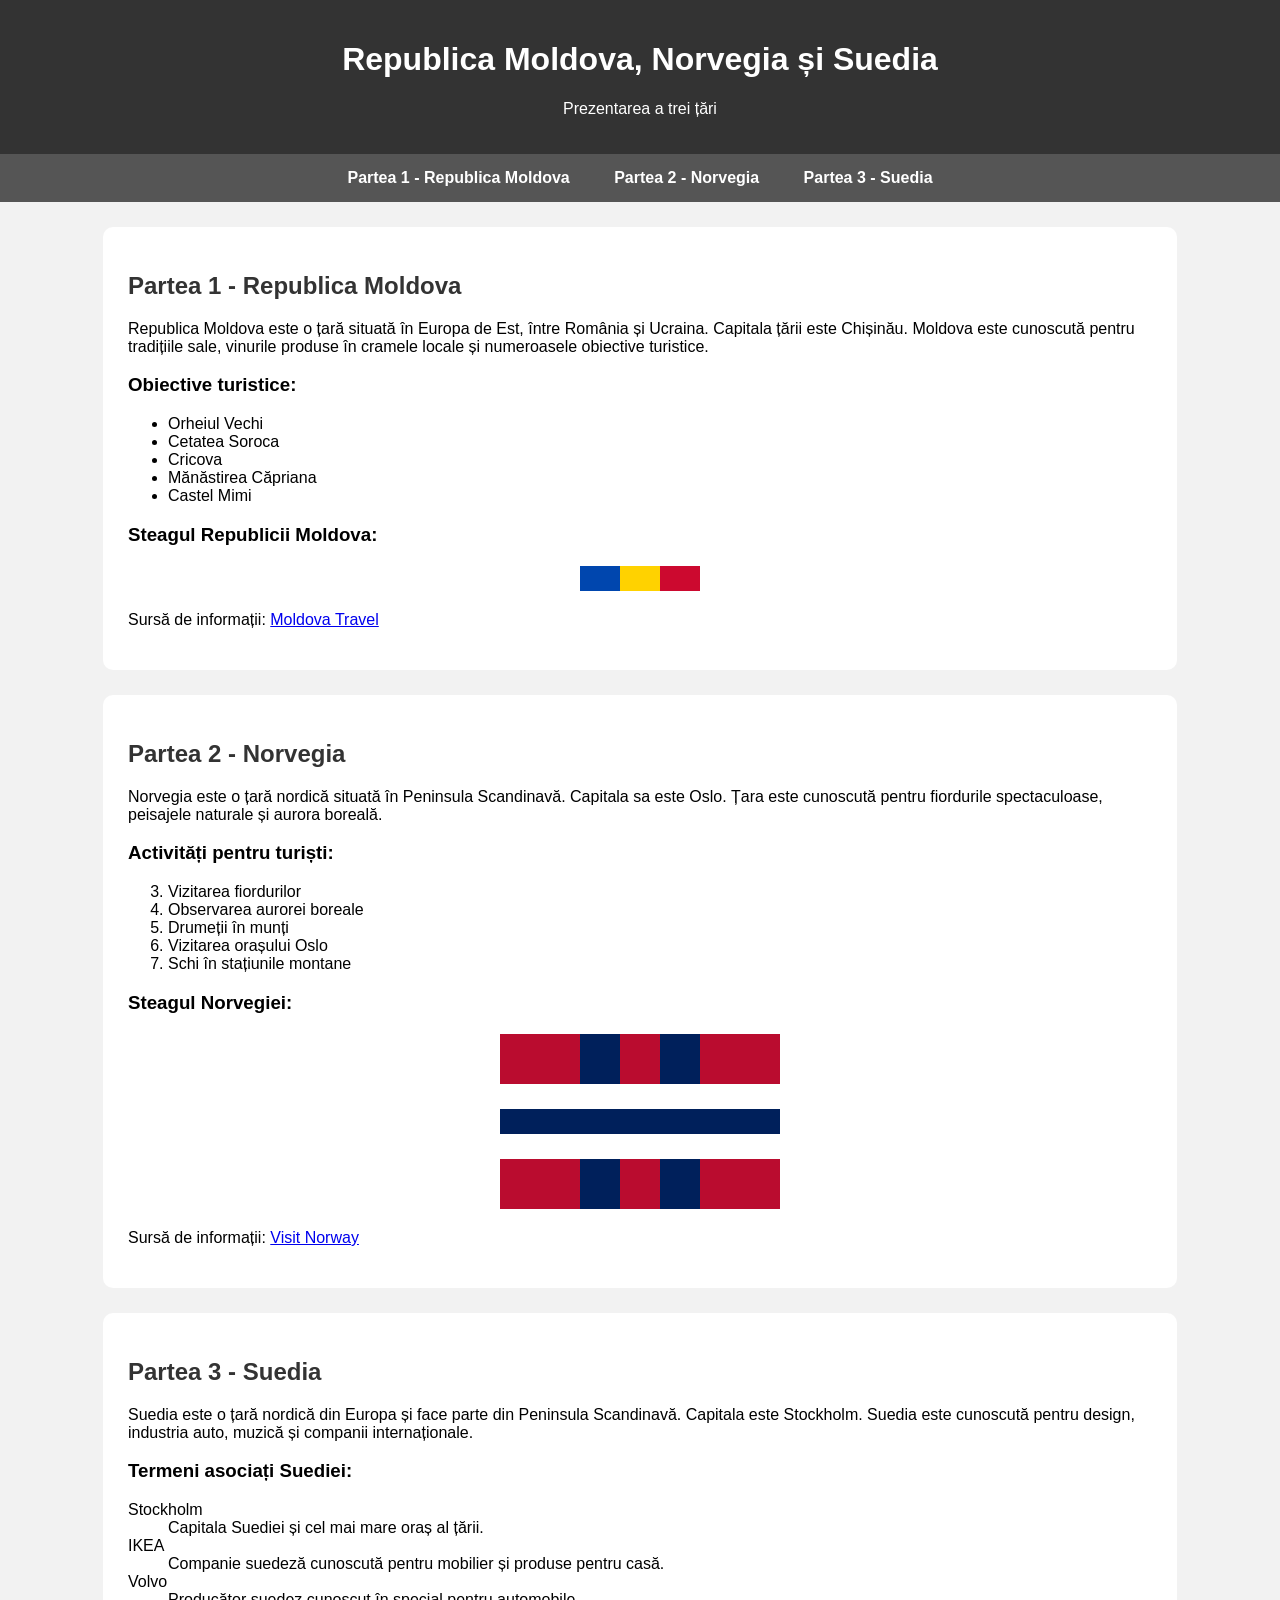
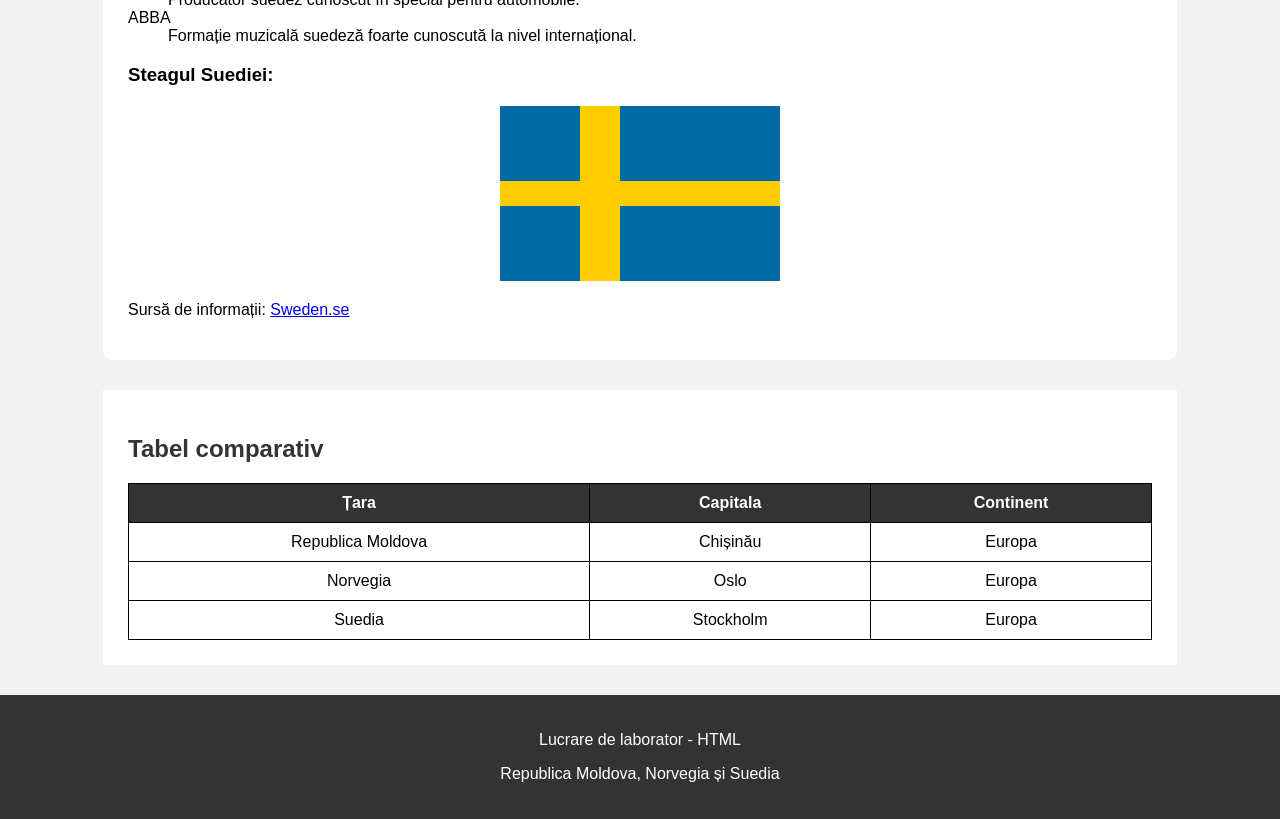
<file: Laborator 2/index.html>
<!DOCTYPE html>
<html>
<head>
    <title>Republica Moldova, Norvegia și Suedia</title>
    <link rel="stylesheet" href="index.css">
</head>

<body>

    <header>
        <h1>Republica Moldova, Norvegia și Suedia</h1>
        <p>Prezentarea a trei țări</p>
    </header>

    <nav>
        <a href="#moldova">Partea 1 - Republica Moldova</a>
        <a href="#norvegia">Partea 2 - Norvegia</a>
        <a href="#suedia">Partea 3 - Suedia</a>
    </nav>


    <div class="tara" id="moldova">

        <h2>Partea 1 - Republica Moldova</h2>

        <p>
            Republica Moldova este o țară situată în Europa de Est, între România
            și Ucraina. Capitala țării este Chișinău. Moldova este cunoscută
            pentru tradițiile sale, vinurile produse în cramele locale și
            numeroasele obiective turistice.
        </p>

        <h3>Obiective turistice:</h3>

        <ul>
            <li>Orheiul Vechi</li>
            <li>Cetatea Soroca</li>
            <li>Cricova</li>
            <li>Mănăstirea Căpriana</li>
            <li>Castel Mimi</li>
        </ul>

        <h3>Steagul Republicii Moldova:</h3>

        <table class="steag moldova">
            <tr>
                <td></td>
                <td></td>
                <td></td>
            </tr>
        </table>

        <p>
            Sursă de informații:
            <a href="https://www.moldova.travel/" target="_blank">
                Moldova Travel
            </a>
        </p>

    </div>


    <div class="tara" id="norvegia">

        <h2>Partea 2 - Norvegia</h2>

        <p>
            Norvegia este o țară nordică situată în Peninsula Scandinavă.
            Capitala sa este Oslo. Țara este cunoscută pentru fiordurile
            spectaculoase, peisajele naturale și aurora boreală.
        </p>

        <h3>Activități pentru turiști:</h3>

        <ol start="3">
            <li>Vizitarea fiordurilor</li>
            <li>Observarea aurorei boreale</li>
            <li>Drumeții în munți</li>
            <li>Vizitarea orașului Oslo</li>
            <li>Schi în stațiunile montane</li>
        </ol>

        <h3>Steagul Norvegiei:</h3>

        <table class="steag norvegia">
            <tr>
                <td></td>
                <td></td>
                <td></td>
                <td></td>
                <td></td>
                <td></td>
                <td></td>
            </tr>
            <tr>
                <td></td>
                <td></td>
                <td></td>
                <td></td>
                <td></td>
                <td></td>
                <td></td>
            </tr>
            <tr>
                <td></td>
                <td></td>
                <td></td>
                <td></td>
                <td></td>
                <td></td>
                <td></td>
            </tr>
            <tr>
                <td></td>
                <td></td>
                <td></td>
                <td></td>
                <td></td>
                <td></td>
                <td></td>
            </tr>
            <tr>
                <td></td>
                <td></td>
                <td></td>
                <td></td>
                <td></td>
                <td></td>
                <td></td>
            </tr>
            <tr>
                <td></td>
                <td></td>
                <td></td>
                <td></td>
                <td></td>
                <td></td>
                <td></td>
            </tr>
            <tr>
                <td></td>
                <td></td>
                <td></td>
                <td></td>
                <td></td>
                <td></td>
                <td></td>
            </tr>
        </table>

        <p>
            Sursă de informații:
            <a href="https://www.visitnorway.com/" target="_blank">
                Visit Norway
            </a>
        </p>

    </div>


    <div class="tara" id="suedia">

        <h2>Partea 3 - Suedia</h2>

        <p>
            Suedia este o țară nordică din Europa și face parte din Peninsula
            Scandinavă. Capitala este Stockholm. Suedia este cunoscută pentru
            design, industria auto, muzică și companii internaționale.
        </p>

        <h3>Termeni asociați Suediei:</h3>

        <dl>
            <dt>Stockholm</dt>
            <dd>Capitala Suediei și cel mai mare oraș al țării.</dd>

            <dt>IKEA</dt>
            <dd>Companie suedeză cunoscută pentru mobilier și produse pentru casă.</dd>

            <dt>Volvo</dt>
            <dd>Producător suedez cunoscut în special pentru automobile.</dd>

            <dt>ABBA</dt>
            <dd>Formație muzicală suedeză foarte cunoscută la nivel internațional.</dd>
        </dl>

        <h3>Steagul Suediei:</h3>

        <table class="steag suedia">
            <tr>
                <td></td>
                <td></td>
                <td></td>
                <td></td>
                <td></td>
                <td></td>
                <td></td>
            </tr>
            <tr>
                <td></td>
                <td></td>
                <td></td>
                <td></td>
                <td></td>
                <td></td>
                <td></td>
            </tr>
            <tr>
                <td></td>
                <td></td>
                <td></td>
                <td></td>
                <td></td>
                <td></td>
                <td></td>
            </tr>
            <tr>
                <td></td>
                <td></td>
                <td></td>
                <td></td>
                <td></td>
                <td></td>
                <td></td>
            </tr>
            <tr>
                <td></td>
                <td></td>
                <td></td>
                <td></td>
                <td></td>
                <td></td>
                <td></td>
            </tr>
            <tr>
                <td></td>
                <td></td>
                <td></td>
                <td></td>
                <td></td>
                <td></td>
                <td></td>
            </tr>
            <tr>
                <td></td>
                <td></td>
                <td></td>
                <td></td>
                <td></td>
                <td></td>
                <td></td>
            </tr>
        </table>

        <p>
            Sursă de informații:
            <a href="https://sweden.se/" target="_blank">
                Sweden.se
            </a>
        </p>

    </div>


    <div class="comparativ">

        <h2>Tabel comparativ</h2>

        <table>
            <tr>
                <th>Țara</th>
                <th>Capitala</th>
                <th>Continent</th>
            </tr>

            <tr>
                <td>Republica Moldova</td>
                <td>Chișinău</td>
                <td>Europa</td>
            </tr>

            <tr>
                <td>Norvegia</td>
                <td>Oslo</td>
                <td>Europa</td>
            </tr>

            <tr>
                <td>Suedia</td>
                <td>Stockholm</td>
                <td>Europa</td>
            </tr>
        </table>

    </div>


    <footer>
        <p>Lucrare de laborator - HTML</p>
        <p>Republica Moldova, Norvegia și Suedia</p>
    </footer>

</body>
</html>
</file>
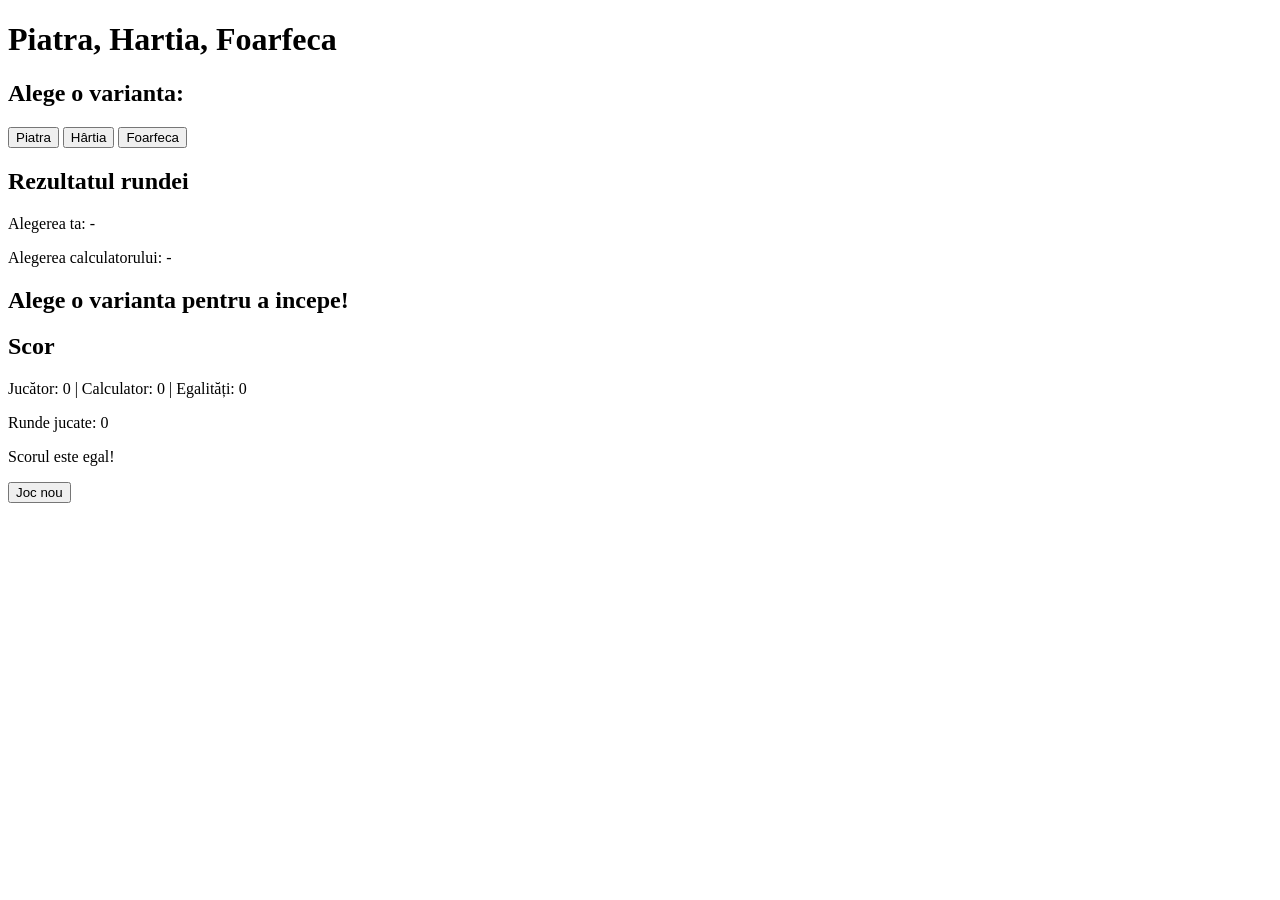
<file: Laborator 3/index.html>
<!DOCTYPE html>
<html lang="ro">
<head>
    <meta charset="UTF-8">
    <meta name="viewport" content="width=device-width, initial-scale=1.0">
    <title>Piatra, Hartia, Foarfeca</title>
</head>
<body>

    <h1>Piatra, Hartia, Foarfeca</h1>

    <h2>Alege o varianta:</h2>

    <button id="rock">Piatra</button>
    <button id="paper">Hârtia</button>
    <button id="scissors">Foarfeca</button>

    <h2>Rezultatul rundei</h2>

    <p id="playerChoice">Alegerea ta: -</p>
    <p id="computerChoice">Alegerea calculatorului: -</p>

    <h2 id="result">Alege o varianta pentru a incepe!</h2>

    <h2>Scor</h2>

    <p id="score">Jucător: 0 | Calculator: 0 | Egalități: 0</p>

    <p id="rounds">Runde jucate: 0</p>

    <p id="leader">Scorul este egal!</p>

    <button id="newGame">Joc nou</button>

    <script src="script.js"></script>

</body>
</html>
</file>
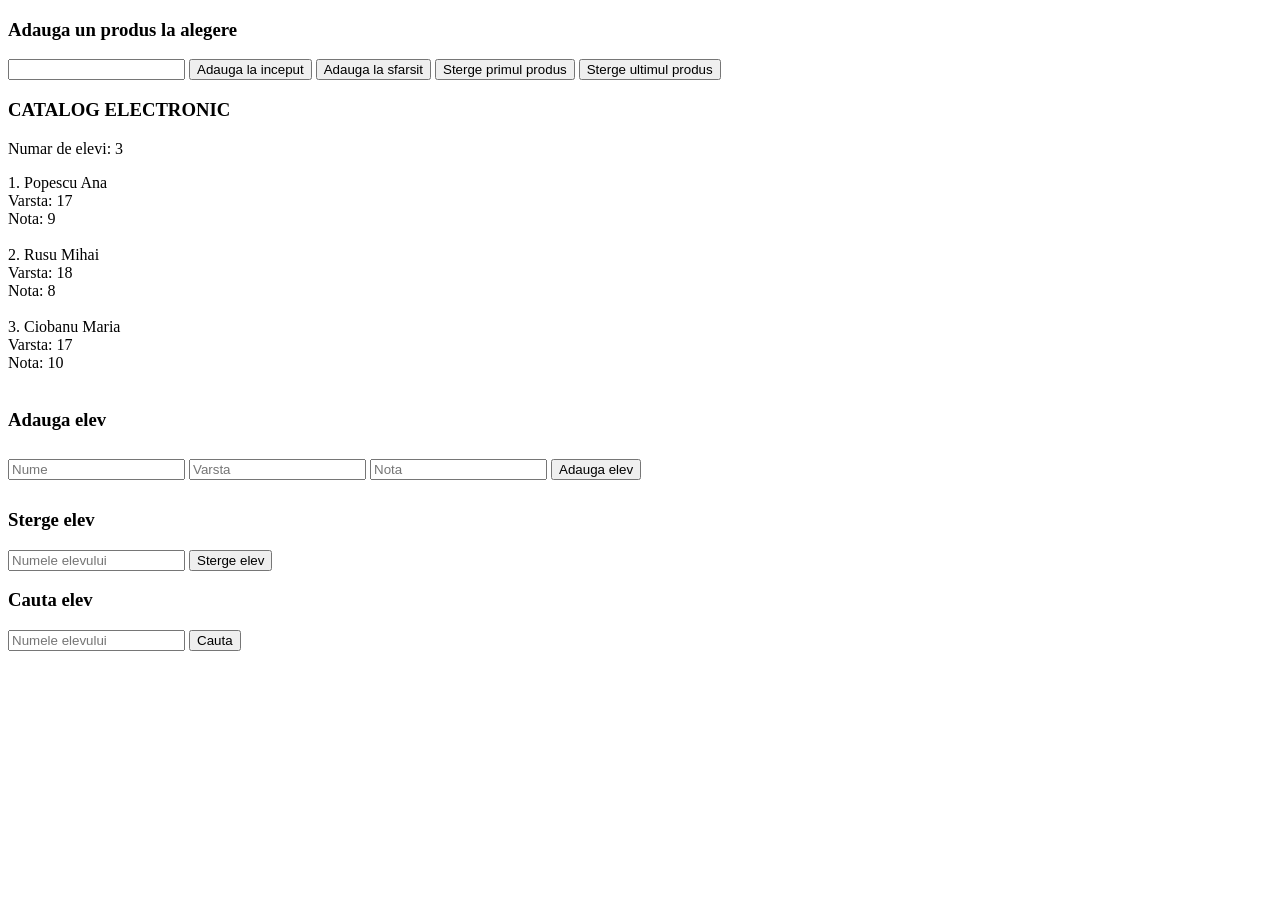
<file: Laborator 4/index.html>
<!DOCTYPE html>

<head>
    <link rel="stylesheet" href="style.css">
</head>

<body>

    <h3>Adauga un produs la alegere</h3>

    <input type="text" id="product">

    <button onclick="adaugaInceput()">Adauga la inceput</button>
    <button onclick="adaugaSfarsit()">Adauga la sfarsit</button>

    <button onclick="stergeInceput()">Sterge primul produs</button>
    <button onclick="stergeSfarsit()">Sterge ultimul produs</button>


    <h3>CATALOG ELECTRONIC</h3>

    <p id="numarElevi"></p>

    <div id="pupil"></div>


    <h3>Adauga elev</h3>

    <input type="text" id="name" placeholder="Nume">
    <input type="number" id="age" placeholder="Varsta">
    <input type="number" id="mark" placeholder="Nota">

    <button onclick="adaugaElev()">Adauga elev</button>


    <h3>Sterge elev</h3>

    <input type="text" id="deleteName" placeholder="Numele elevului">

    <button onclick="stergeElev()">Sterge elev</button>


    <h3>Cauta elev</h3>

    <input type="text" id="searchName" placeholder="Numele elevului">
    <button onclick="cautaElev()">Cauta</button>
    <p id="rezultat"></p>

    <script src="script.js"></script>
</body>
</html>
</file>
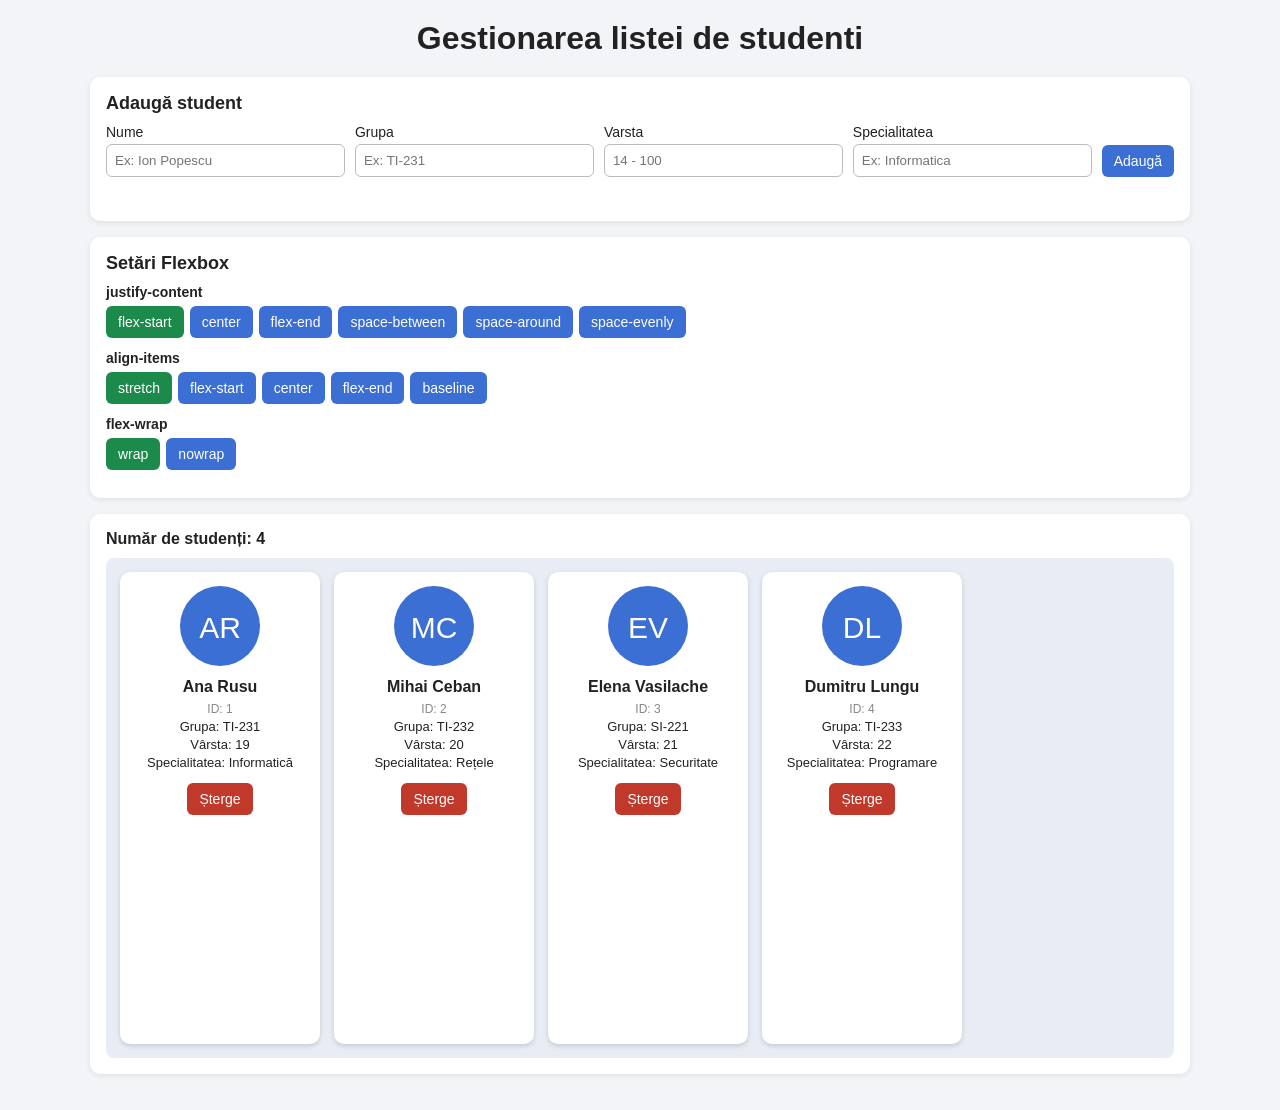
<file: Laborator 5/index.html>
<!DOCTYPE html>
<html lang="ro">
<head>
    <meta charset="UTF-8">
    <meta name="viewport" content="width=device-width, initial-scale=1">
    <link rel="stylesheet" href="style.css">
    <title>Gestionarea listei de studenți</title>
</head>
<body>
    <h1>Gestionarea listei de studenti</h1>

<div class="panel">
  <h2>Adaugă student</h2>
  <form id="studentForm" novalidate>
    <label class="field">Nume
      <input type="text" id="name" placeholder="Ex: Ion Popescu">
    </label>
    <label class="field">Grupa
      <input type="text" id="group" placeholder="Ex: TI-231">
    </label>
    <label class="field">Varsta
      <input type="number" id="age" placeholder="14 - 100">
    </label>
    <label class="field">Specialitatea
      <input type="text" id="specialty" placeholder="Ex: Informatica">
    </label>
    <button type="submit">Adaugă</button>
  </form>
  <div id="error"></div>
</div>

<div class="panel">
  <h2>Setări Flexbox</h2>
  <div class="group-label">justify-content</div>
  <div class="btn-group" data-prop="justifyContent">
    <button data-value="flex-start">flex-start</button>
    <button data-value="center">center</button>
    <button data-value="flex-end">flex-end</button>
    <button data-value="space-between">space-between</button>
    <button data-value="space-around">space-around</button>
    <button data-value="space-evenly">space-evenly</button>
  </div>
  <div class="group-label">align-items</div>
  <div class="btn-group" data-prop="alignItems">
    <button data-value="stretch">stretch</button>
    <button data-value="flex-start">flex-start</button>
    <button data-value="center">center</button>
    <button data-value="flex-end">flex-end</button>
    <button data-value="baseline">baseline</button>
  </div>
  <div class="group-label">flex-wrap</div>
  <div class="btn-group" data-prop="flexWrap">
    <button data-value="wrap">wrap</button>
    <button data-value="nowrap">nowrap</button>
  </div>
</div>

<div class="panel">
  <div id="counter"></div>
  <div id="container"></div>
</div>

<script src="script.js"></script>
</body>
</html>
</file>
<file: Laborator 2/index.css>
body {
    font-family: Arial, sans-serif;
    background-color: #f2f2f2;
    margin: 0;
}

header {
    background-color: #333;
    color: white;
    text-align: center;
    padding: 20px;
}

nav {
    background-color: #555;
    text-align: center;
    padding: 15px;
}

nav a {
    color: white;
    text-decoration: none;
    margin: 20px;
    font-weight: bold;
}

nav a:hover {
    color: yellow;
}

.tara {
    background-color: white;
    margin: 25px auto;
    padding: 25px;
    width: 80%;
    border-radius: 10px;
}

h2 {
    color: #333;
}

.steag {
    border-collapse: collapse;
    margin: 20px auto;
}

.steag td {
    width: 40px;
    height: 25px;
    padding: 0;
}



.moldova td:nth-child(1) {
    background-color: #0046AE;
}

.moldova td:nth-child(2) {
    background-color: #FFD200;
}

.moldova td:nth-child(3) {
    background-color: #CC092F;
}

.norvegia td {
    background-color: #BA0C2F;
}

.norvegia tr:nth-child(3) td,
.norvegia tr:nth-child(5) td {
    background-color: white;
}

.norvegia tr:nth-child(4) td {
    background-color: #00205B;
}

.norvegia td:nth-child(3),
.norvegia td:nth-child(5) {
    background-color: #00205B;
}

.suedia td {
    background-color: #006AA7;
}

.suedia tr:nth-child(4) td {
    background-color: #FECC00;
}

.suedia td:nth-child(3) {
    background-color: #FECC00;
}

.comparativ {
    background-color: white;
    width: 80%;
    margin: 30px auto;
    padding: 25px;
}

.comparativ table {
    width: 100%;
    border-collapse: collapse;
}

.comparativ th,
.comparativ td {
    border: 1px solid black;
    padding: 10px;
    text-align: center;
}

.comparativ th {
    background-color: #333;
    color: white;
}


/* FOOTER */

footer {
    background-color: #333;
    color: white;
    text-align: center;
    padding: 20px;
    margin-top: 30px;
}
</file>
<file: Laborator 4/style.css>
#pupil {
    white-space: pre-line;
}

#name, #age, #mark {
    margin: 10px 0px 10px 0px;
}
</file>
<file: Laborator 5/style.css>
* {
  box-sizing: border-box;
  margin: 0;
  padding: 0;
}

body {
  font-family: Arial, sans-serif;
  background: #f2f4f8;
  color: #222;
  padding: 20px;
}

h1 {
  text-align: center;
  margin-bottom: 20px;
}

h2 {
  font-size: 18px;
  margin-bottom: 10px;
}

.panel {
  background: #fff;
  border-radius: 10px;
  padding: 16px;
  margin: 0 auto 16px;
  max-width: 1100px;
  box-shadow: 0 2px 6px rgba(0, 0, 0, 0.08);
}

form {
  display: flex;
  flex-wrap: wrap;
  gap: 10px;
  align-items: flex-end;
}

.field {
  display: flex;
  flex-direction: column;
  flex: 1 1 160px;
  font-size: 14px;
}

.field input {
  margin-top: 4px;
  padding: 8px;
  border: 1px solid #bbb;
  border-radius: 6px;
}

button {
  cursor: pointer;
  border: none;
  border-radius: 6px;
  padding: 8px 12px;
  background: #3b6fd4;
  color: #fff;
  font-size: 14px;
}

button:hover {
  background: #2c58ad;
}

button.active {
  background: #1c8a4b;
}

.btn-group {
  display: flex;
  flex-wrap: wrap;
  gap: 6px;
  margin-bottom: 12px;
}

.group-label {
  font-weight: bold;
  margin-bottom: 6px;
  font-size: 14px;
}

#error {
  color: #c0392b;
  margin-top: 10px;
  min-height: 18px;
  font-size: 14px;
}

#counter {
  font-weight: bold;
  margin-bottom: 10px;
}

#container {
  display: flex;
  flex-wrap: wrap;
  justify-content: flex-start;
  align-items: stretch;
  gap: 14px;
  min-height: 500px;
  background: #e8ecf4;
  padding: 14px;
  border-radius: 8px;
}

.card {
  background: #fff;
  width: 200px;
  border-radius: 10px;
  padding: 14px;
  text-align: center;
  box-shadow: 0 2px 5px rgba(0, 0, 0, 0.15);
}

.card img {
  width: 80px;
  height: 80px;
  border-radius: 50%;
  object-fit: cover;
  margin-bottom: 8px;
}

.card h3 {
  font-size: 16px;
  margin-bottom: 6px;
}

.card p {
  font-size: 13px;
  margin-bottom: 3px;
}

.card .id {
  color: #888;
  font-size: 12px;
}

.card button {
  margin-top: 10px;
  background: #c0392b;
}

.card button:hover {
  background: #962d22;
}

.empty {
  width: 100%;
  text-align: center;
  align-self: center;
  color: #666;
  font-size: 18px;
}
</file>
